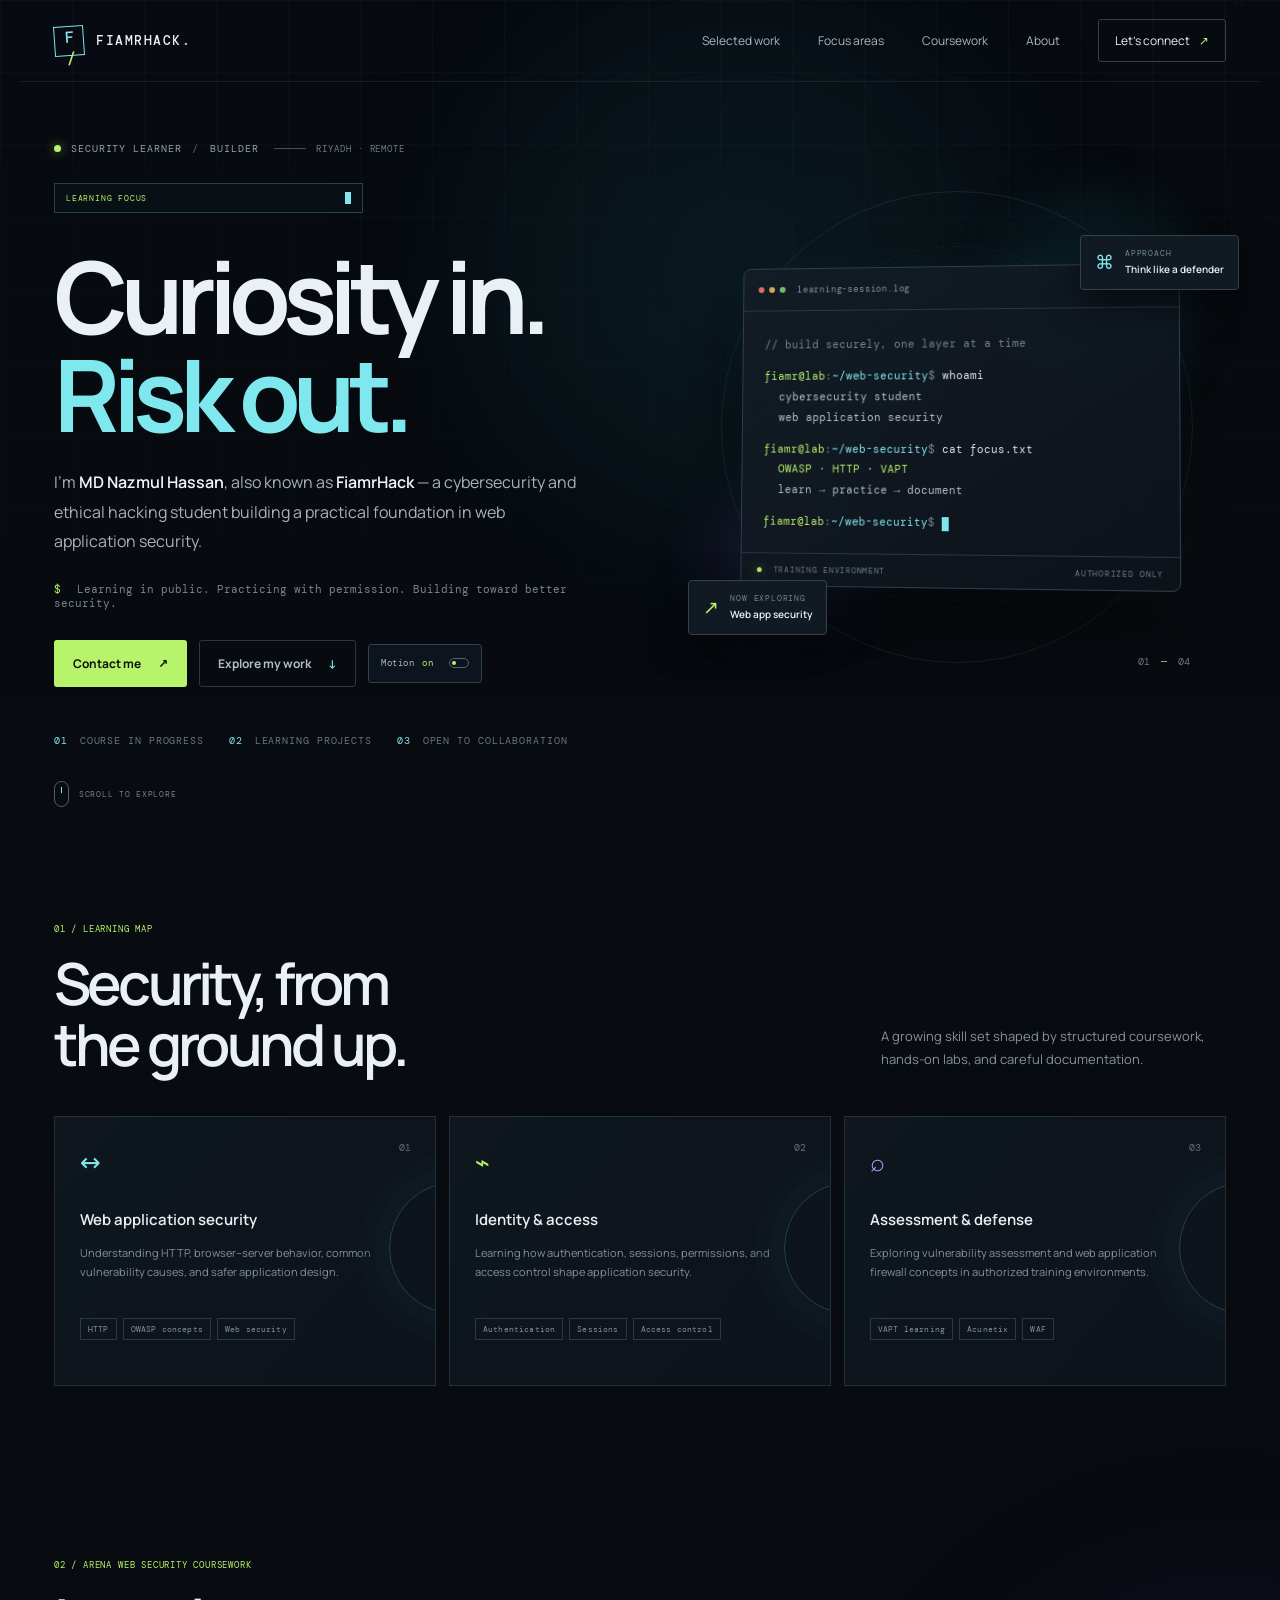
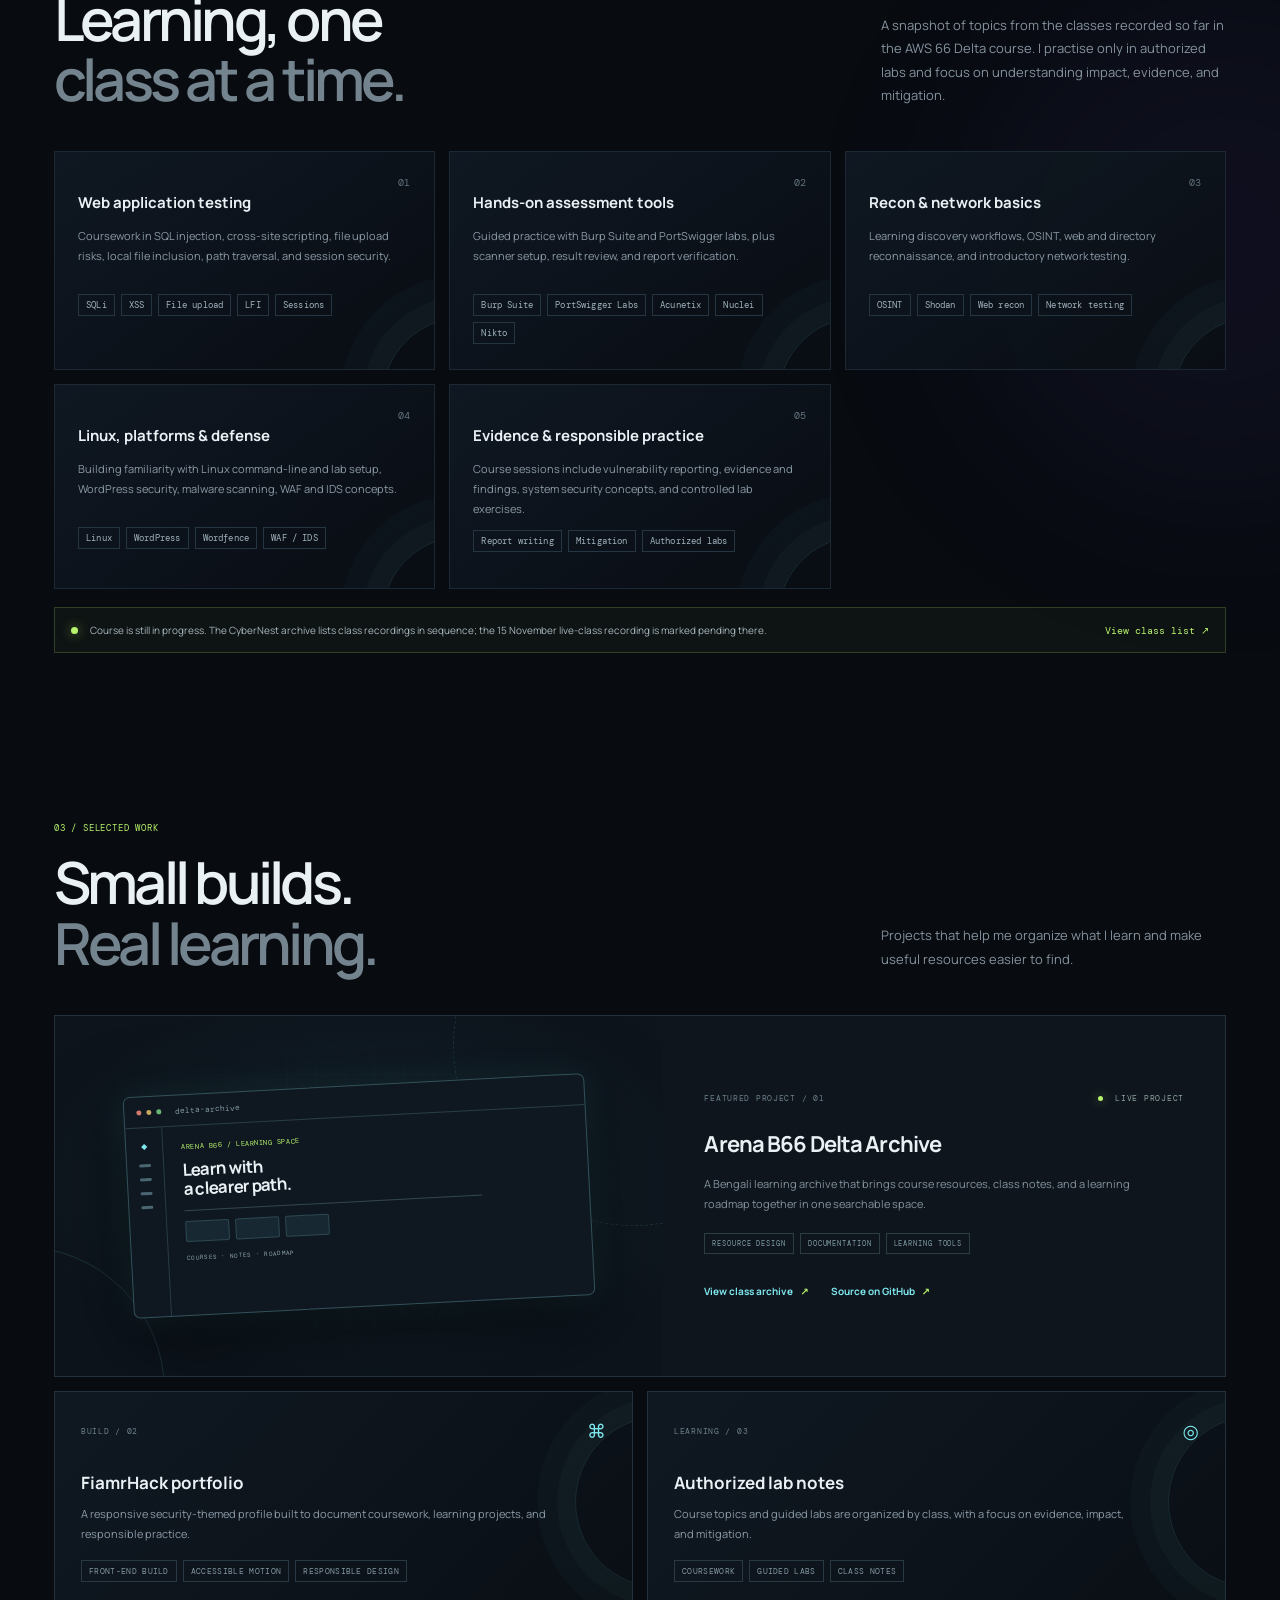
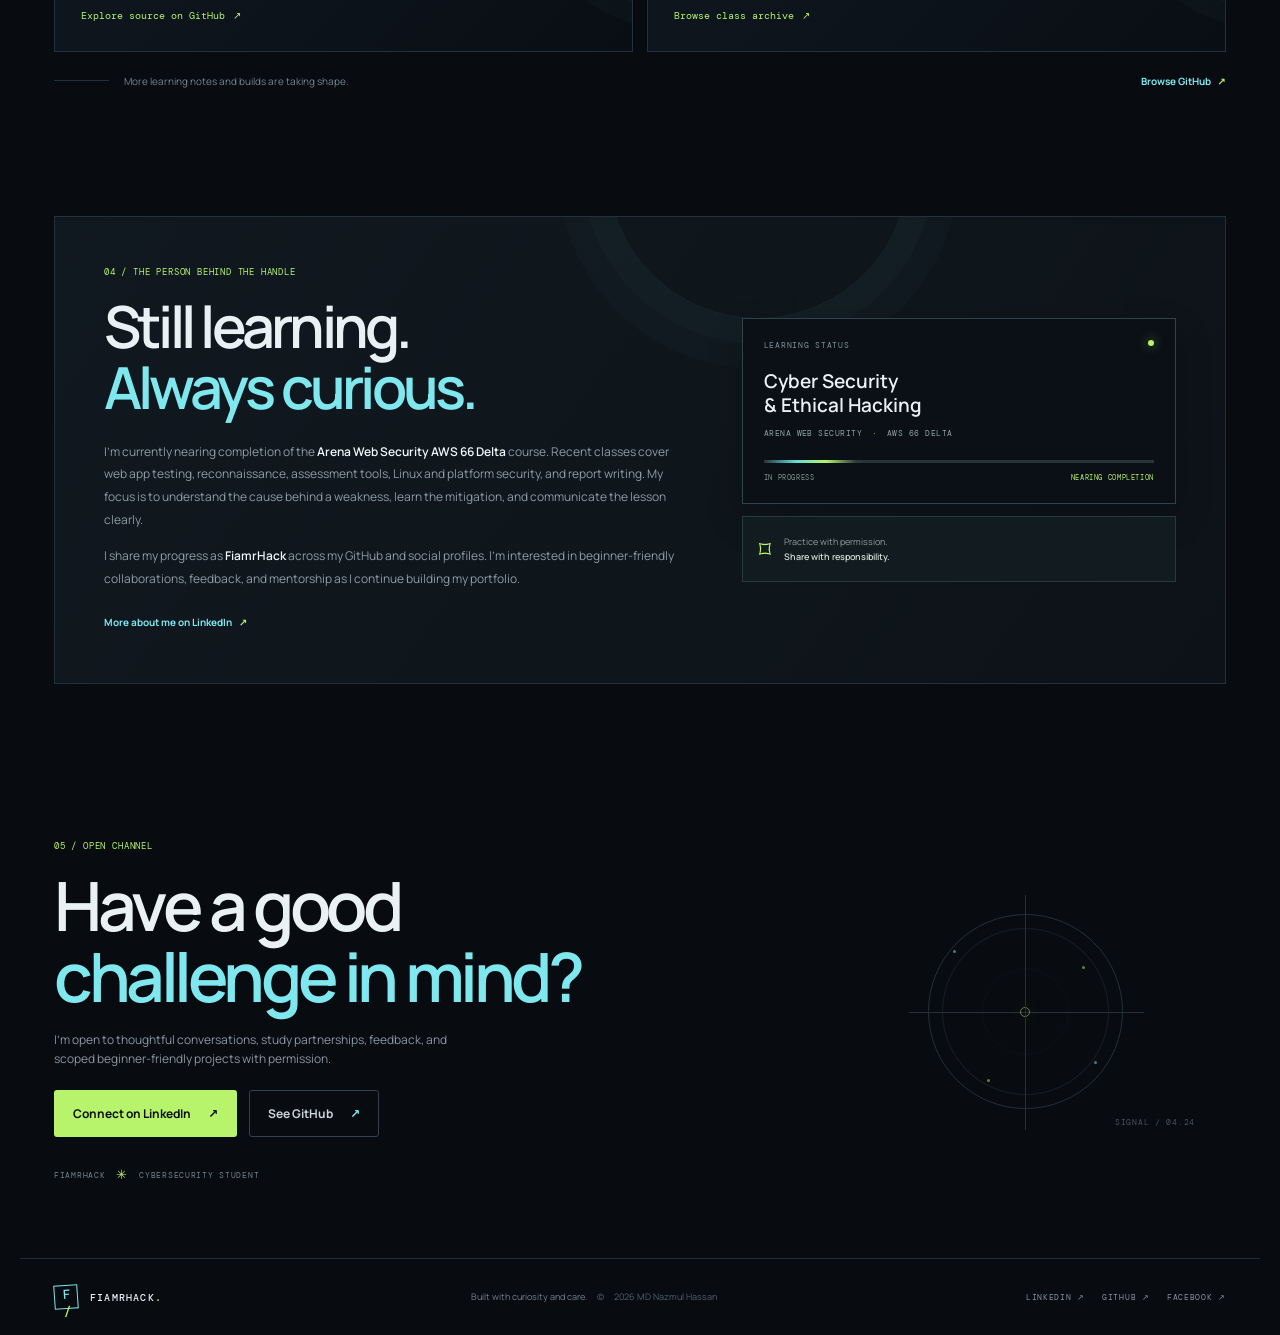
<file: index.html>
<!doctype html>
<html lang="en">
  <head>
    <meta charset="utf-8" />
    <meta name="viewport" content="width=device-width, initial-scale=1" />
    <meta name="theme-color" content="#080b10" />
    <meta name="description" content="MD Nazmul Hassan (FiamrHack) is a cybersecurity and ethical hacking student documenting Arena Web Security coursework in web application security, reconnaissance, vulnerability assessment, and defensive reporting." />
    <title>FiamrHack — Web Security Portfolio</title>
    <link rel="icon" href="./favicon.svg" type="image/svg+xml" />
    <link rel="preconnect" href="https://fonts.googleapis.com" />
    <link rel="preconnect" href="https://fonts.gstatic.com" crossorigin />
    <link href="https://fonts.googleapis.com/css2?family=DM+Mono:wght@400;500&family=Manrope:wght@400;500;600;700;800&display=swap" rel="stylesheet" />
    <link rel="stylesheet" href="./styles.css" />
    <script src="./script.js" defer></script>
  </head>
  <body>
    <canvas class="matrix-canvas" id="matrix-canvas" aria-hidden="true"></canvas>
    <div class="ambient ambient-one" aria-hidden="true"></div>
    <div class="ambient ambient-two" aria-hidden="true"></div>
    <header class="site-header">
      <a class="brand" href="#top" aria-label="FiamrHack home"><span class="brand-mark">F<span>/</span></span><span>FIAMRHACK<span class="brand-dot">.</span></span></a>
      <button class="menu-toggle" aria-expanded="false" aria-controls="site-nav" aria-label="Open navigation"><span></span><span></span></button>
      <nav id="site-nav" class="site-nav" aria-label="Main navigation">
        <a href="#work">Selected work</a><a href="#focus">Focus areas</a><a href="#training">Coursework</a><a href="#about">About</a>
        <a class="nav-contact" href="https://www.linkedin.com/in/md-nazmul-hassan-1a930110b/" target="_blank" rel="noreferrer">Let’s connect <span aria-hidden="true">↗</span></a>
      </nav>
    </header>

    <main id="top">
      <section class="hero section-wrap">
        <div class="hero-copy">
          <div class="eyebrow"><span class="status-dot"></span><span>SECURITY LEARNER <i>/</i> BUILDER</span><span class="eyebrow-line"></span><span class="eyebrow-location">RIYADH · REMOTE</span></div>
          <div class="live-feed" aria-label="Rotating learning focus"><span class="live-feed-label">LEARNING FOCUS</span><span class="live-feed-value" id="live-feed-value">Web application security</span><span class="live-feed-cursor" aria-hidden="true"></span></div>
          <h1>Curiosity in.<br /><span class="title-accent">Risk out.</span></h1>
          <p class="hero-lead">I’m <strong>MD Nazmul Hassan</strong>, also known as <strong>FiamrHack</strong> — a cybersecurity and ethical hacking student building a practical foundation in web application security.</p>
          <p class="hero-note"><span class="prompt">$</span> Learning in public. Practicing with permission. Building toward better security.</p>
          <div class="hero-actions"><a class="button button-primary" href="https://www.linkedin.com/in/md-nazmul-hassan-1a930110b/" target="_blank" rel="noreferrer">Contact me <span aria-hidden="true">↗</span></a><a class="button button-quiet" href="#work">Explore my work <span aria-hidden="true">↓</span></a><button class="button button-motion" id="motion-toggle" type="button" aria-pressed="true" aria-label="Pause animations">Motion <span>on</span><i aria-hidden="true"></i></button></div>
          <div class="hero-meta"><span><b>01</b> COURSE IN PROGRESS</span><span><b>02</b> LEARNING PROJECTS</span><span><b>03</b> OPEN TO COLLABORATION</span></div>
        </div>
        <div class="hero-visual" aria-label="Decorative terminal showing a security learning session">
          <div class="orb orb-a"></div><div class="orb orb-b"></div>
          <div class="terminal-card">
            <div class="terminal-head"><div class="terminal-lights"><i></i><i></i><i></i></div><span>learning-session.log</span><span class="terminal-menu">···</span></div>
            <div class="terminal-body"><div class="terminal-line terminal-muted">// build securely, one layer at a time</div><div class="terminal-spacer"></div>
              <div><span class="terminal-prompt">fiamr@lab</span><span class="terminal-muted">:</span><span class="terminal-path">~/web-security</span><span class="terminal-muted">$ </span><span>whoami</span></div>
              <div class="terminal-output">cybersecurity student</div>
              <div class="terminal-output">web application security</div>
              <div class="terminal-spacer"></div>
              <div><span class="terminal-prompt">fiamr@lab</span><span class="terminal-muted">:</span><span class="terminal-path">~/web-security</span><span class="terminal-muted">$ </span><span>cat focus.txt</span></div>
              <div class="terminal-output terminal-highlight">OWASP · HTTP · VAPT</div>
              <div class="terminal-output">learn → practice → document</div>
              <div class="terminal-spacer"></div>
              <div><span class="terminal-prompt">fiamr@lab</span><span class="terminal-muted">:</span><span class="terminal-path">~/web-security</span><span class="terminal-muted">$ </span><span class="cursor" aria-label="cursor"></span></div>
            </div>
            <div class="terminal-foot"><span><i class="tiny-dot"></i> TRAINING ENVIRONMENT</span><span>AUTHORIZED ONLY</span></div>
          </div>
          <div class="floating-chip chip-top"><span class="chip-icon">⌘</span><span><small>APPROACH</small><b>Think like a defender</b></span></div>
          <div class="floating-chip chip-bottom"><span class="chip-signal">↗</span><span><small>NOW EXPLORING</small><b>Web app security</b></span></div>
          <div class="hero-grid-label">01 <span>—</span> 04</div>
        </div>
        <a class="scroll-cue" href="#focus"><span></span>SCROLL TO EXPLORE</a>
      </section>

      <section id="focus" class="focus-section section-wrap section-block reveal-section">
        <div class="section-heading"><div><p class="section-kicker">01 / LEARNING MAP</p><h2>Security, from<br />the ground up.</h2></div><p class="section-intro">A growing skill set shaped by structured coursework, hands-on labs, and careful documentation.</p></div>
        <div class="focus-grid">
          <article class="focus-card"><span class="card-number">01</span><div class="focus-icon icon-cyan">↔</div><h3>Web application security</h3><p>Understanding HTTP, browser–server behavior, common vulnerability causes, and safer application design.</p><div class="tags"><span>HTTP</span><span>OWASP concepts</span><span>Web security</span></div></article>
          <article class="focus-card"><span class="card-number">02</span><div class="focus-icon icon-green">⌁</div><h3>Identity &amp; access</h3><p>Learning how authentication, sessions, permissions, and access control shape application security.</p><div class="tags"><span>Authentication</span><span>Sessions</span><span>Access control</span></div></article>
          <article class="focus-card"><span class="card-number">03</span><div class="focus-icon icon-violet">⌕</div><h3>Assessment &amp; defense</h3><p>Exploring vulnerability assessment and web application firewall concepts in authorized training environments.</p><div class="tags"><span>VAPT learning</span><span>Acunetix</span><span>WAF</span></div></article>
        </div>
      </section>

      <section id="training" class="training-section section-wrap section-block reveal-section">
        <div class="section-heading"><div><p class="section-kicker">02 / ARENA WEB SECURITY COURSEWORK</p><h2>Learning, one<br /><span class="muted-title">class at a time.</span></h2></div><p class="section-intro">A snapshot of topics from the classes recorded so far in the AWS 66 Delta course. I practise only in authorized labs and focus on understanding impact, evidence, and mitigation.</p></div>
        <div class="training-grid">
          <article class="training-card"><span class="card-number">01</span><h3>Web application testing</h3><p>Coursework in SQL injection, cross-site scripting, file upload risks, local file inclusion, path traversal, and session security.</p><div class="tags"><span>SQLi</span><span>XSS</span><span>File upload</span><span>LFI</span><span>Sessions</span></div></article>
          <article class="training-card"><span class="card-number">02</span><h3>Hands-on assessment tools</h3><p>Guided practice with Burp Suite and PortSwigger labs, plus scanner setup, result review, and report verification.</p><div class="tags"><span>Burp Suite</span><span>PortSwigger Labs</span><span>Acunetix</span><span>Nuclei</span><span>Nikto</span></div></article>
          <article class="training-card"><span class="card-number">03</span><h3>Recon &amp; network basics</h3><p>Learning discovery workflows, OSINT, web and directory reconnaissance, and introductory network testing.</p><div class="tags"><span>OSINT</span><span>Shodan</span><span>Web recon</span><span>Network testing</span></div></article>
          <article class="training-card"><span class="card-number">04</span><h3>Linux, platforms &amp; defense</h3><p>Building familiarity with Linux command-line and lab setup, WordPress security, malware scanning, WAF and IDS concepts.</p><div class="tags"><span>Linux</span><span>WordPress</span><span>Wordfence</span><span>WAF / IDS</span></div></article>
          <article class="training-card"><span class="card-number">05</span><h3>Evidence &amp; responsible practice</h3><p>Course sessions include vulnerability reporting, evidence and findings, system security concepts, and controlled lab exercises.</p><div class="tags"><span>Report writing</span><span>Mitigation</span><span>Authorized labs</span></div></article>
        </div>
        <div class="training-note"><span class="status-dot"></span><p>Course is still in progress. The CyberNest archive lists class recordings in sequence; the 15 November live-class recording is marked pending there.</p><a href="https://cybernest-learn.vercel.app/#classes" target="_blank" rel="noreferrer">View class list ↗</a></div>
      </section>

      <section id="work" class="work-section section-wrap section-block">
        <div class="section-heading"><div><p class="section-kicker">03 / SELECTED WORK</p><h2>Small builds.<br /><span class="muted-title">Real learning.</span></h2></div><p class="section-intro">Projects that help me organize what I learn and make useful resources easier to find.</p></div>
        <article class="project-card reveal-item">
          <div class="project-art" aria-hidden="true"><div class="project-window"><div class="project-window-head"><i></i><i></i><i></i><span>delta-archive</span></div><div class="project-window-body"><div class="art-sidebar"><b>◆</b><i></i><i></i><i></i><i></i></div><div class="art-content"><span class="art-label">ARENA B66 / LEARNING SPACE</span><b>Learn with<br />a clearer path.</b><div class="art-rule"></div><div class="art-bars"><i></i><i></i><i></i></div><span class="art-chip">COURSES · NOTES · ROADMAP</span></div></div></div><div class="project-orbit orbit-left"></div><div class="project-orbit orbit-right"></div></div>
          <div class="project-info"><div class="project-topline"><span class="project-index">FEATURED PROJECT / 01</span><span class="project-state"><i></i> LIVE PROJECT</span></div><h3>Arena B66 Delta Archive</h3><p>A Bengali learning archive that brings course resources, class notes, and a learning roadmap together in one searchable space.</p><div class="project-tags"><span>RESOURCE DESIGN</span><span>DOCUMENTATION</span><span>LEARNING TOOLS</span></div><div class="project-links"><a href="https://cybernest-learn.vercel.app/#classes" target="_blank" rel="noreferrer">View class archive <span>↗</span></a><a href="https://github.com/mdnhbn/arena-b66-delta-archive" target="_blank" rel="noreferrer">Source on GitHub <span>↗</span></a></div></div>
        </article>
        <div class="project-followups">
          <article class="project-followup reveal-item"><div class="followup-topline"><span class="project-index">BUILD / 02</span><span class="followup-icon" aria-hidden="true">⌘</span></div><h3>FiamrHack portfolio</h3><p>A responsive security-themed profile built to document coursework, learning projects, and responsible practice.</p><div class="project-tags"><span>FRONT-END BUILD</span><span>ACCESSIBLE MOTION</span><span>RESPONSIBLE DESIGN</span></div><a class="followup-link" href="https://github.com/mdnhbn/fiamrhack-portfolio" target="_blank" rel="noreferrer">Explore source on GitHub <span>↗</span></a></article>
          <article class="project-followup followup-resource reveal-item"><div class="followup-topline"><span class="project-index">LEARNING / 03</span><span class="followup-icon" aria-hidden="true">◎</span></div><h3>Authorized lab notes</h3><p>Course topics and guided labs are organized by class, with a focus on evidence, impact, and mitigation.</p><div class="project-tags"><span>COURSEWORK</span><span>GUIDED LABS</span><span>CLASS NOTES</span></div><a class="followup-link" href="https://cybernest-learn.vercel.app/#classes" target="_blank" rel="noreferrer">Browse class archive <span>↗</span></a></article>
        </div>
        <div class="more-work"><span class="more-line"></span><p>More learning notes and builds are taking shape.</p><a href="https://github.com/mdnhbn" target="_blank" rel="noreferrer">Browse GitHub <span>↗</span></a></div>
      </section>

      <section id="about" class="about-section section-wrap section-block reveal-section">
        <div class="about-panel"><div class="about-main"><p class="section-kicker">04 / THE PERSON BEHIND THE HANDLE</p><h2>Still learning.<br /><span class="title-accent">Always curious.</span></h2><p class="about-copy">I’m currently nearing completion of the <strong>Arena Web Security AWS 66 Delta</strong> course. Recent classes cover web app testing, reconnaissance, assessment tools, Linux and platform security, and report writing. My focus is to understand the cause behind a weakness, learn the mitigation, and communicate the lesson clearly.</p><p class="about-copy">I share my progress as <strong>FiamrHack</strong> across my GitHub and social profiles. I’m interested in beginner-friendly collaborations, feedback, and mentorship as I continue building my portfolio.</p><a class="text-link" href="https://www.linkedin.com/in/md-nazmul-hassan-1a930110b/" target="_blank" rel="noreferrer">More about me on LinkedIn <span>↗</span></a></div><div class="about-side"><div class="course-card"><div class="course-card-top"><span>LEARNING STATUS</span><span class="course-pulse"></span></div><p class="course-title">Cyber Security<br />&amp; Ethical Hacking</p><p class="course-org">ARENA WEB SECURITY <span>·</span> AWS 66 DELTA</p><div class="course-progress"><span></span></div><div class="course-foot"><span>IN PROGRESS</span><span>NEARING COMPLETION</span></div></div><div class="principle-card"><span class="principle-symbol">⌑</span><p>Practice with permission.<br /><strong>Share with responsibility.</strong></p></div></div></div>
      </section>

      <section class="connect-section section-wrap reveal-section"><div class="connect-inner"><p class="section-kicker">05 / OPEN CHANNEL</p><h2>Have a good<br /><span class="title-accent">challenge in mind?</span></h2><p class="connect-copy">I’m open to thoughtful conversations, study partnerships, feedback, and scoped beginner-friendly projects with permission.</p><div class="connect-actions"><a class="button button-primary" href="https://www.linkedin.com/in/md-nazmul-hassan-1a930110b/" target="_blank" rel="noreferrer">Connect on LinkedIn <span aria-hidden="true">↗</span></a><a class="button button-outline" href="https://github.com/mdnhbn" target="_blank" rel="noreferrer">See GitHub <span aria-hidden="true">↗</span></a></div><div class="contact-stamp"><span>FIAMRHACK</span><b>✳</b><span>CYBERSECURITY STUDENT</span></div></div><div class="connect-decoration" aria-hidden="true"><div class="crosshair"><i></i><i></i><i></i><i></i><b></b></div><span class="decoration-text">SIGNAL / 04.24</span></div></section>
    </main>

    <footer class="site-footer section-wrap"><a class="brand footer-brand" href="#top"><span class="brand-mark">F<span>/</span></span><span>FIAMRHACK<span class="brand-dot">.</span></span></a><p>Built with curiosity and care. <span>© <span id="year"></span> MD Nazmul Hassan</span></p><div class="footer-links"><a href="https://www.linkedin.com/in/md-nazmul-hassan-1a930110b/" target="_blank" rel="noreferrer">LINKEDIN ↗</a><a href="https://github.com/mdnhbn" target="_blank" rel="noreferrer">GITHUB ↗</a><a href="https://www.facebook.com/fiamrhack" target="_blank" rel="noreferrer">FACEBOOK ↗</a></div></footer>
  </body>
</html>
</file>
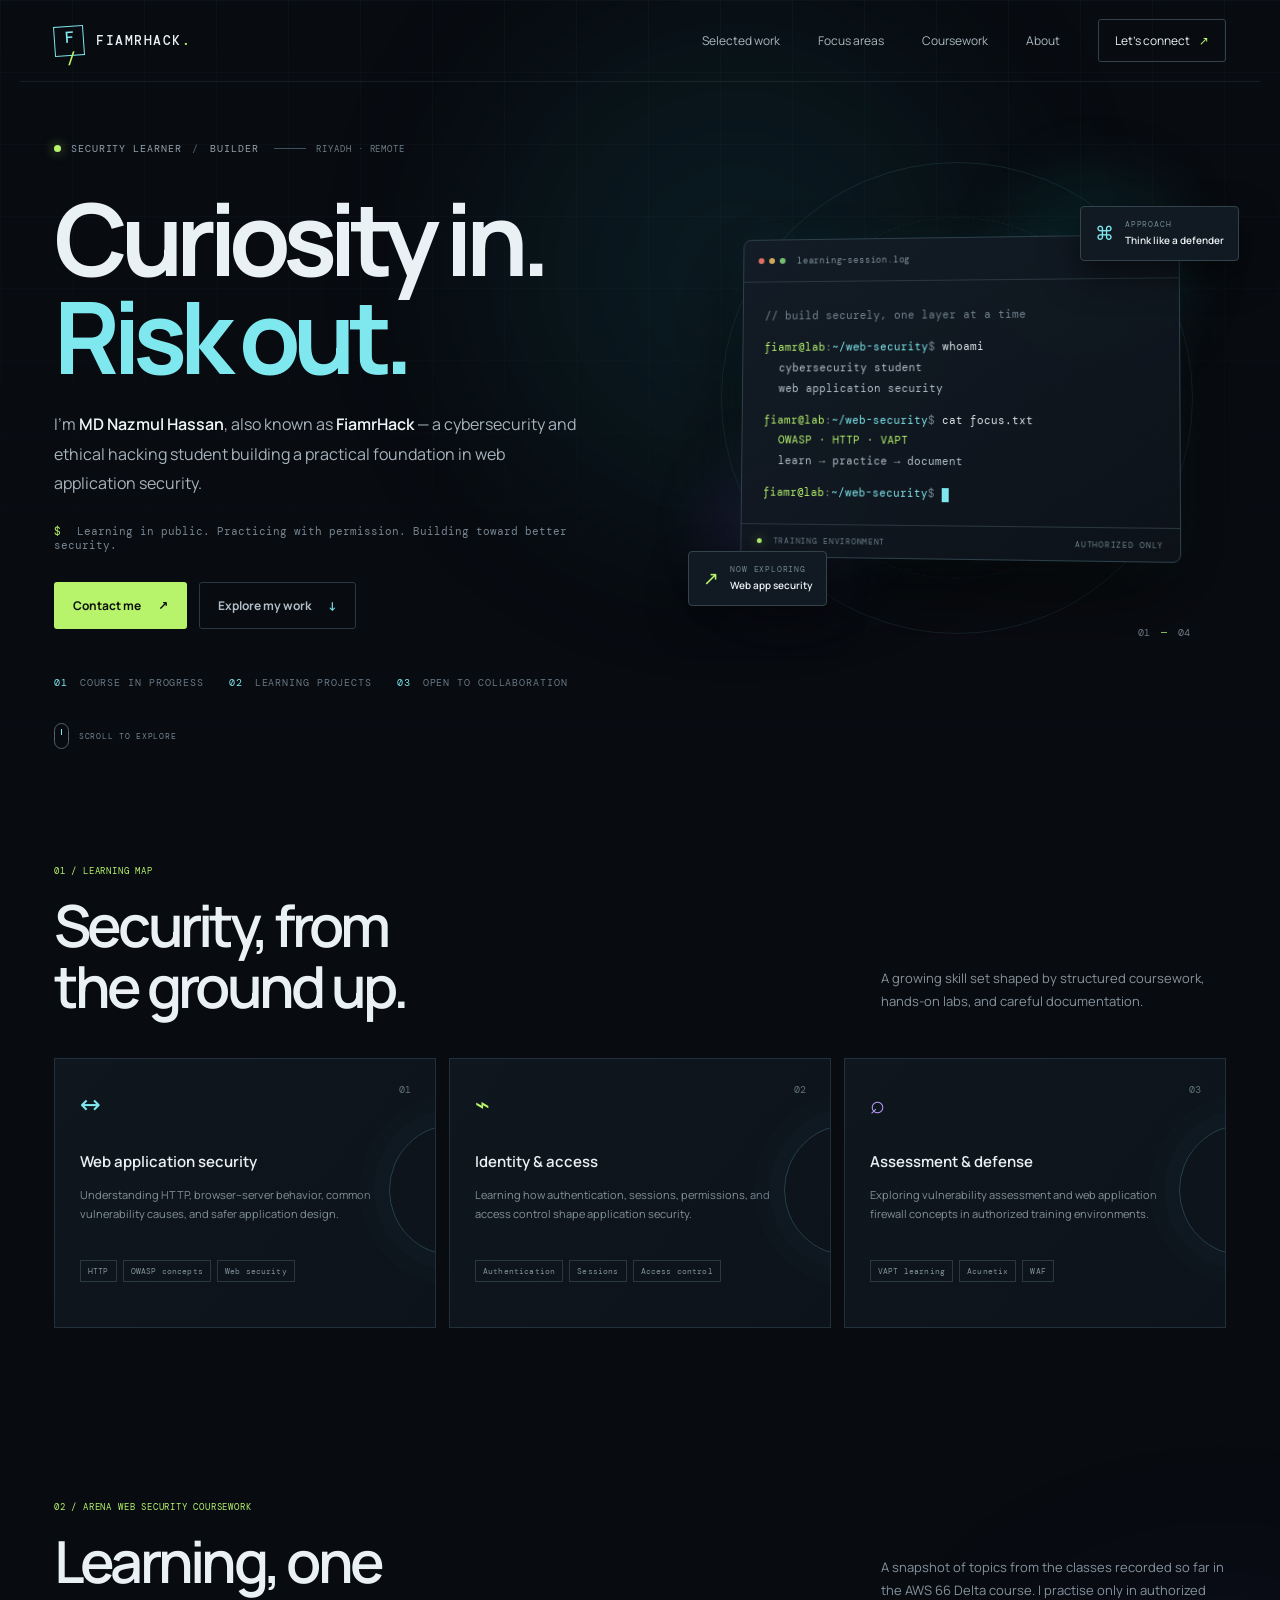
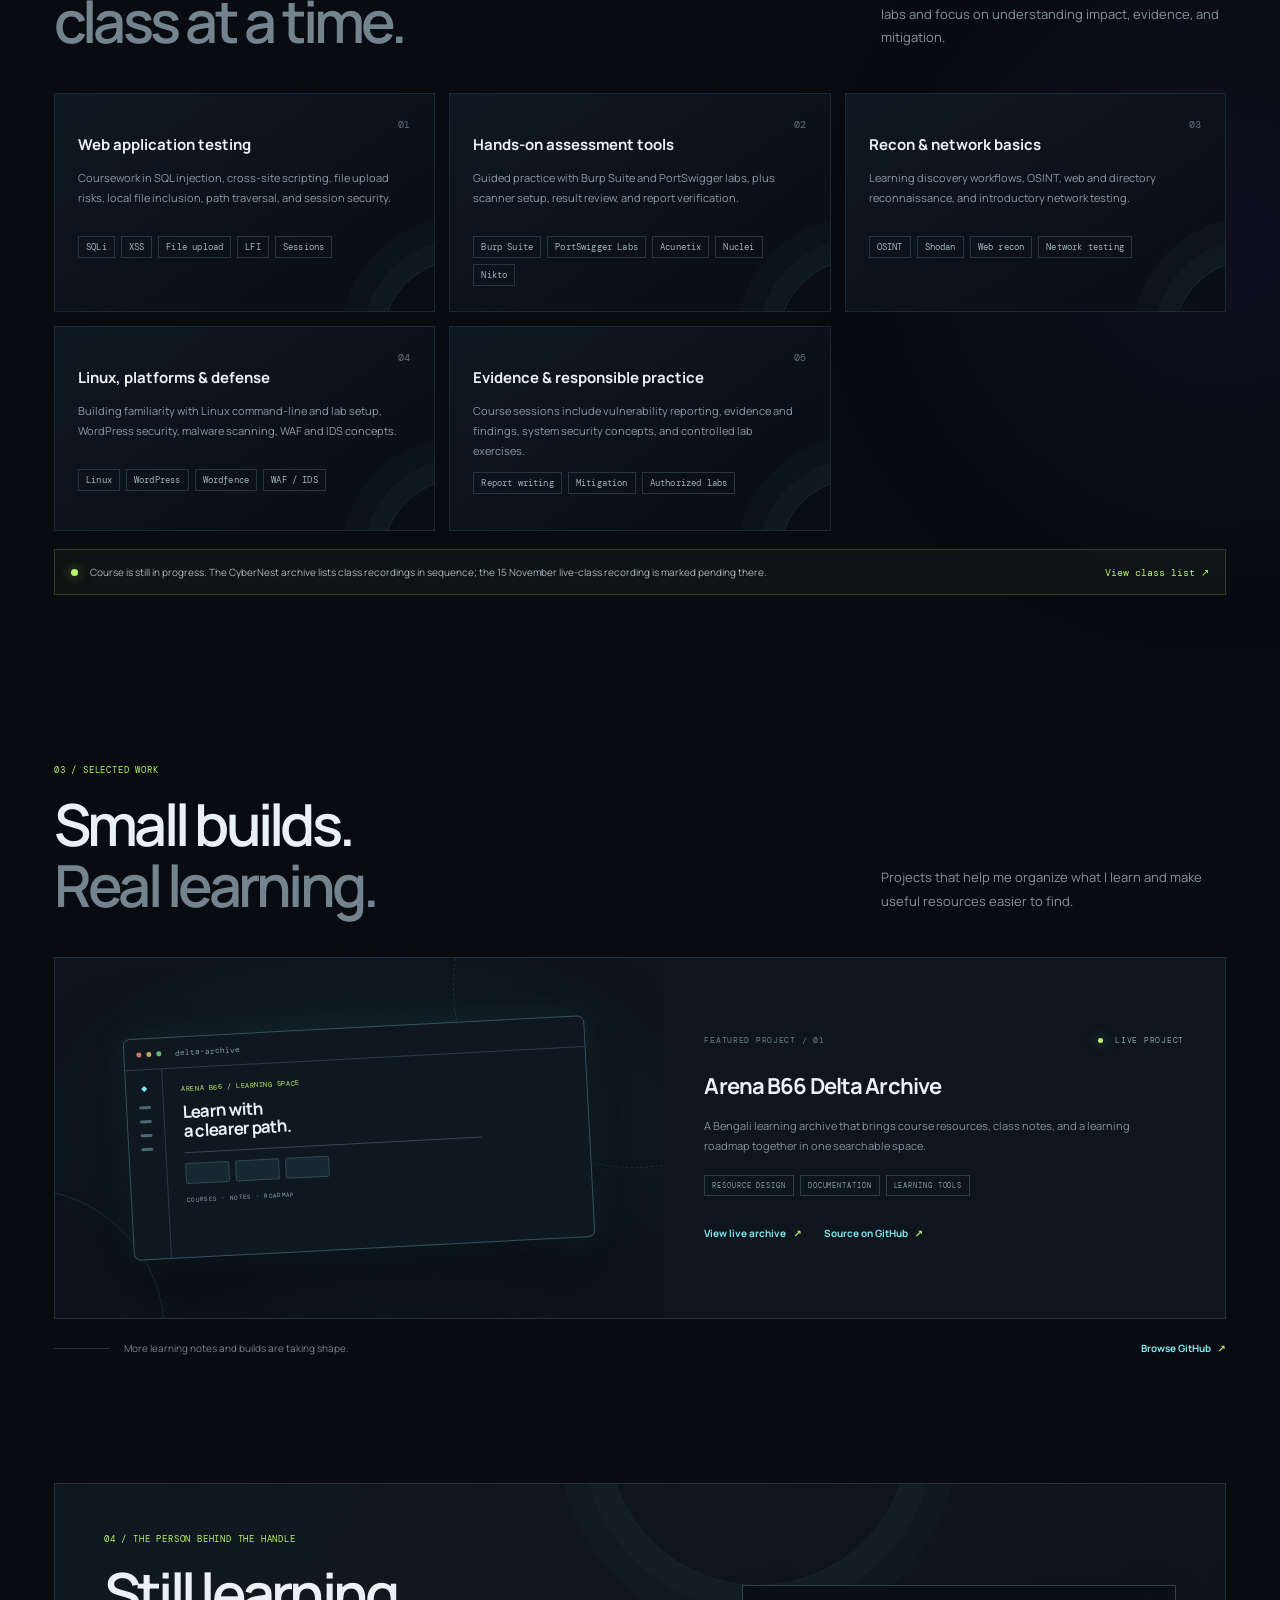
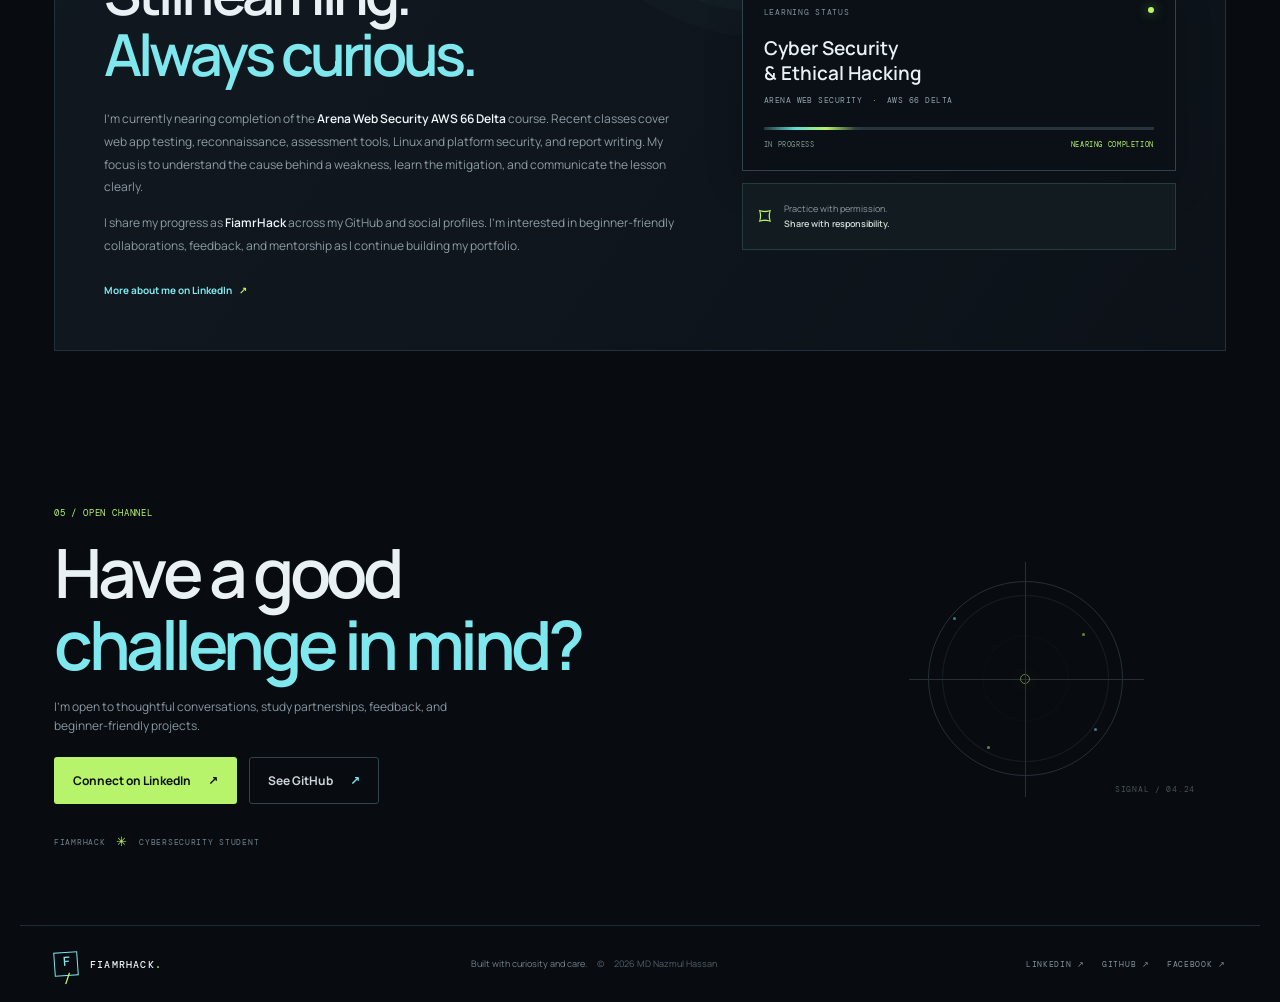
<file: work/portfolio/index.html>
<!doctype html>
<html lang="en">
  <head>
    <meta charset="utf-8" />
    <meta name="viewport" content="width=device-width, initial-scale=1" />
    <meta name="theme-color" content="#080b10" />
    <meta name="description" content="MD Nazmul Hassan (FiamrHack) is a cybersecurity and ethical hacking student documenting Arena Web Security coursework in web application security, reconnaissance, vulnerability assessment, and defensive reporting." />
    <title>FiamrHack — Web Security Portfolio</title>
    <link rel="icon" href="/favicon.svg" type="image/svg+xml" />
    <link rel="preconnect" href="https://fonts.googleapis.com" />
    <link rel="preconnect" href="https://fonts.gstatic.com" crossorigin />
    <link href="https://fonts.googleapis.com/css2?family=DM+Mono:wght@400;500&family=Manrope:wght@400;500;600;700;800&display=swap" rel="stylesheet" />
    <link rel="stylesheet" href="/styles.css" />
    <script src="/script.js" defer></script>
  </head>
  <body>
    <div class="ambient ambient-one" aria-hidden="true"></div>
    <div class="ambient ambient-two" aria-hidden="true"></div>
    <header class="site-header">
      <a class="brand" href="#top" aria-label="FiamrHack home"><span class="brand-mark">F<span>/</span></span><span>FIAMRHACK<span class="brand-dot">.</span></span></a>
      <button class="menu-toggle" aria-expanded="false" aria-controls="site-nav" aria-label="Open navigation"><span></span><span></span></button>
      <nav id="site-nav" class="site-nav" aria-label="Main navigation">
        <a href="#work">Selected work</a><a href="#focus">Focus areas</a><a href="#training">Coursework</a><a href="#about">About</a>
        <a class="nav-contact" href="https://www.linkedin.com/in/md-nazmul-hassan-1a930110b/" target="_blank" rel="noreferrer">Let’s connect <span aria-hidden="true">↗</span></a>
      </nav>
    </header>

    <main id="top">
      <section class="hero section-wrap">
        <div class="hero-copy">
          <div class="eyebrow"><span class="status-dot"></span><span>SECURITY LEARNER <i>/</i> BUILDER</span><span class="eyebrow-line"></span><span class="eyebrow-location">RIYADH · REMOTE</span></div>
          <h1>Curiosity in.<br /><span class="title-accent">Risk out.</span></h1>
          <p class="hero-lead">I’m <strong>MD Nazmul Hassan</strong>, also known as <strong>FiamrHack</strong> — a cybersecurity and ethical hacking student building a practical foundation in web application security.</p>
          <p class="hero-note"><span class="prompt">$</span> Learning in public. Practicing with permission. Building toward better security.</p>
          <div class="hero-actions"><a class="button button-primary" href="https://www.linkedin.com/in/md-nazmul-hassan-1a930110b/" target="_blank" rel="noreferrer">Contact me <span aria-hidden="true">↗</span></a><a class="button button-quiet" href="#work">Explore my work <span aria-hidden="true">↓</span></a></div>
          <div class="hero-meta"><span><b>01</b> COURSE IN PROGRESS</span><span><b>02</b> LEARNING PROJECTS</span><span><b>03</b> OPEN TO COLLABORATION</span></div>
        </div>
        <div class="hero-visual" aria-label="Decorative terminal showing a security learning session">
          <div class="orb orb-a"></div><div class="orb orb-b"></div>
          <div class="terminal-card">
            <div class="terminal-head"><div class="terminal-lights"><i></i><i></i><i></i></div><span>learning-session.log</span><span class="terminal-menu">···</span></div>
            <div class="terminal-body"><div class="terminal-line terminal-muted">// build securely, one layer at a time</div><div class="terminal-spacer"></div>
              <div><span class="terminal-prompt">fiamr@lab</span><span class="terminal-muted">:</span><span class="terminal-path">~/web-security</span><span class="terminal-muted">$ </span><span>whoami</span></div>
              <div class="terminal-output">cybersecurity student</div>
              <div class="terminal-output">web application security</div>
              <div class="terminal-spacer"></div>
              <div><span class="terminal-prompt">fiamr@lab</span><span class="terminal-muted">:</span><span class="terminal-path">~/web-security</span><span class="terminal-muted">$ </span><span>cat focus.txt</span></div>
              <div class="terminal-output terminal-highlight">OWASP · HTTP · VAPT</div>
              <div class="terminal-output">learn → practice → document</div>
              <div class="terminal-spacer"></div>
              <div><span class="terminal-prompt">fiamr@lab</span><span class="terminal-muted">:</span><span class="terminal-path">~/web-security</span><span class="terminal-muted">$ </span><span class="cursor" aria-label="cursor"></span></div>
            </div>
            <div class="terminal-foot"><span><i class="tiny-dot"></i> TRAINING ENVIRONMENT</span><span>AUTHORIZED ONLY</span></div>
          </div>
          <div class="floating-chip chip-top"><span class="chip-icon">⌘</span><span><small>APPROACH</small><b>Think like a defender</b></span></div>
          <div class="floating-chip chip-bottom"><span class="chip-signal">↗</span><span><small>NOW EXPLORING</small><b>Web app security</b></span></div>
          <div class="hero-grid-label">01 <span>—</span> 04</div>
        </div>
        <a class="scroll-cue" href="#focus"><span></span>SCROLL TO EXPLORE</a>
      </section>

      <section id="focus" class="focus-section section-wrap section-block">
        <div class="section-heading"><div><p class="section-kicker">01 / LEARNING MAP</p><h2>Security, from<br />the ground up.</h2></div><p class="section-intro">A growing skill set shaped by structured coursework, hands-on labs, and careful documentation.</p></div>
        <div class="focus-grid">
          <article class="focus-card"><span class="card-number">01</span><div class="focus-icon icon-cyan">↔</div><h3>Web application security</h3><p>Understanding HTTP, browser–server behavior, common vulnerability causes, and safer application design.</p><div class="tags"><span>HTTP</span><span>OWASP concepts</span><span>Web security</span></div></article>
          <article class="focus-card"><span class="card-number">02</span><div class="focus-icon icon-green">⌁</div><h3>Identity &amp; access</h3><p>Learning how authentication, sessions, permissions, and access control shape application security.</p><div class="tags"><span>Authentication</span><span>Sessions</span><span>Access control</span></div></article>
          <article class="focus-card"><span class="card-number">03</span><div class="focus-icon icon-violet">⌕</div><h3>Assessment &amp; defense</h3><p>Exploring vulnerability assessment and web application firewall concepts in authorized training environments.</p><div class="tags"><span>VAPT learning</span><span>Acunetix</span><span>WAF</span></div></article>
        </div>
      </section>

      <section id="training" class="training-section section-wrap section-block">
        <div class="section-heading"><div><p class="section-kicker">02 / ARENA WEB SECURITY COURSEWORK</p><h2>Learning, one<br /><span class="muted-title">class at a time.</span></h2></div><p class="section-intro">A snapshot of topics from the classes recorded so far in the AWS 66 Delta course. I practise only in authorized labs and focus on understanding impact, evidence, and mitigation.</p></div>
        <div class="training-grid">
          <article class="training-card"><span class="card-number">01</span><h3>Web application testing</h3><p>Coursework in SQL injection, cross-site scripting, file upload risks, local file inclusion, path traversal, and session security.</p><div class="tags"><span>SQLi</span><span>XSS</span><span>File upload</span><span>LFI</span><span>Sessions</span></div></article>
          <article class="training-card"><span class="card-number">02</span><h3>Hands-on assessment tools</h3><p>Guided practice with Burp Suite and PortSwigger labs, plus scanner setup, result review, and report verification.</p><div class="tags"><span>Burp Suite</span><span>PortSwigger Labs</span><span>Acunetix</span><span>Nuclei</span><span>Nikto</span></div></article>
          <article class="training-card"><span class="card-number">03</span><h3>Recon &amp; network basics</h3><p>Learning discovery workflows, OSINT, web and directory reconnaissance, and introductory network testing.</p><div class="tags"><span>OSINT</span><span>Shodan</span><span>Web recon</span><span>Network testing</span></div></article>
          <article class="training-card"><span class="card-number">04</span><h3>Linux, platforms &amp; defense</h3><p>Building familiarity with Linux command-line and lab setup, WordPress security, malware scanning, WAF and IDS concepts.</p><div class="tags"><span>Linux</span><span>WordPress</span><span>Wordfence</span><span>WAF / IDS</span></div></article>
          <article class="training-card"><span class="card-number">05</span><h3>Evidence &amp; responsible practice</h3><p>Course sessions include vulnerability reporting, evidence and findings, system security concepts, and controlled lab exercises.</p><div class="tags"><span>Report writing</span><span>Mitigation</span><span>Authorized labs</span></div></article>
        </div>
        <div class="training-note"><span class="status-dot"></span><p>Course is still in progress. The CyberNest archive lists class recordings in sequence; the 15 November live-class recording is marked pending there.</p><a href="https://cybernest-learn.vercel.app/#classes" target="_blank" rel="noreferrer">View class list ↗</a></div>
      </section>

      <section id="work" class="work-section section-wrap section-block">
        <div class="section-heading"><div><p class="section-kicker">03 / SELECTED WORK</p><h2>Small builds.<br /><span class="muted-title">Real learning.</span></h2></div><p class="section-intro">Projects that help me organize what I learn and make useful resources easier to find.</p></div>
        <article class="project-card">
          <div class="project-art" aria-hidden="true"><div class="project-window"><div class="project-window-head"><i></i><i></i><i></i><span>delta-archive</span></div><div class="project-window-body"><div class="art-sidebar"><b>◆</b><i></i><i></i><i></i><i></i></div><div class="art-content"><span class="art-label">ARENA B66 / LEARNING SPACE</span><b>Learn with<br />a clearer path.</b><div class="art-rule"></div><div class="art-bars"><i></i><i></i><i></i></div><span class="art-chip">COURSES · NOTES · ROADMAP</span></div></div></div><div class="project-orbit orbit-left"></div><div class="project-orbit orbit-right"></div></div>
          <div class="project-info"><div class="project-topline"><span class="project-index">FEATURED PROJECT / 01</span><span class="project-state"><i></i> LIVE PROJECT</span></div><h3>Arena B66 Delta Archive</h3><p>A Bengali learning archive that brings course resources, class notes, and a learning roadmap together in one searchable space.</p><div class="project-tags"><span>RESOURCE DESIGN</span><span>DOCUMENTATION</span><span>LEARNING TOOLS</span></div><div class="project-links"><a href="https://arena-b66-delta-archive.vercel.app/" target="_blank" rel="noreferrer">View live archive <span>↗</span></a><a href="https://github.com/mdnhbn/arena-b66-delta-archive" target="_blank" rel="noreferrer">Source on GitHub <span>↗</span></a></div></div>
        </article>
        <div class="more-work"><span class="more-line"></span><p>More learning notes and builds are taking shape.</p><a href="https://github.com/mdnhbn" target="_blank" rel="noreferrer">Browse GitHub <span>↗</span></a></div>
      </section>

      <section id="about" class="about-section section-wrap section-block">
        <div class="about-panel"><div class="about-main"><p class="section-kicker">04 / THE PERSON BEHIND THE HANDLE</p><h2>Still learning.<br /><span class="title-accent">Always curious.</span></h2><p class="about-copy">I’m currently nearing completion of the <strong>Arena Web Security AWS 66 Delta</strong> course. Recent classes cover web app testing, reconnaissance, assessment tools, Linux and platform security, and report writing. My focus is to understand the cause behind a weakness, learn the mitigation, and communicate the lesson clearly.</p><p class="about-copy">I share my progress as <strong>FiamrHack</strong> across my GitHub and social profiles. I’m interested in beginner-friendly collaborations, feedback, and mentorship as I continue building my portfolio.</p><a class="text-link" href="https://www.linkedin.com/in/md-nazmul-hassan-1a930110b/" target="_blank" rel="noreferrer">More about me on LinkedIn <span>↗</span></a></div><div class="about-side"><div class="course-card"><div class="course-card-top"><span>LEARNING STATUS</span><span class="course-pulse"></span></div><p class="course-title">Cyber Security<br />&amp; Ethical Hacking</p><p class="course-org">ARENA WEB SECURITY <span>·</span> AWS 66 DELTA</p><div class="course-progress"><span></span></div><div class="course-foot"><span>IN PROGRESS</span><span>NEARING COMPLETION</span></div></div><div class="principle-card"><span class="principle-symbol">⌑</span><p>Practice with permission.<br /><strong>Share with responsibility.</strong></p></div></div></div>
      </section>

      <section class="connect-section section-wrap"><div class="connect-inner"><p class="section-kicker">05 / OPEN CHANNEL</p><h2>Have a good<br /><span class="title-accent">challenge in mind?</span></h2><p class="connect-copy">I’m open to thoughtful conversations, study partnerships, feedback, and beginner-friendly projects.</p><div class="connect-actions"><a class="button button-primary" href="https://www.linkedin.com/in/md-nazmul-hassan-1a930110b/" target="_blank" rel="noreferrer">Connect on LinkedIn <span aria-hidden="true">↗</span></a><a class="button button-outline" href="https://github.com/mdnhbn" target="_blank" rel="noreferrer">See GitHub <span aria-hidden="true">↗</span></a></div><div class="contact-stamp"><span>FIAMRHACK</span><b>✳</b><span>CYBERSECURITY STUDENT</span></div></div><div class="connect-decoration" aria-hidden="true"><div class="crosshair"><i></i><i></i><i></i><i></i><b></b></div><span class="decoration-text">SIGNAL / 04.24</span></div></section>
    </main>

    <footer class="site-footer section-wrap"><a class="brand footer-brand" href="#top"><span class="brand-mark">F<span>/</span></span><span>FIAMRHACK<span class="brand-dot">.</span></span></a><p>Built with curiosity and care. <span>© <span id="year"></span> MD Nazmul Hassan</span></p><div class="footer-links"><a href="https://www.linkedin.com/in/md-nazmul-hassan-1a930110b/" target="_blank" rel="noreferrer">LINKEDIN ↗</a><a href="https://github.com/mdnhbn" target="_blank" rel="noreferrer">GITHUB ↗</a><a href="https://www.facebook.com/fiamrhack" target="_blank" rel="noreferrer">FACEBOOK ↗</a></div></footer>
  </body>
</html>
</file>
<file: styles.css>
:root{color-scheme:dark;--bg:#080b10;--panel:#0e141d;--panel2:#101923;--line:#1c2934;--text:#eaf1f5;--muted:#8b9aa7;--cyan:#7fe7ee;--green:#b7f36b;--violet:#ba9bff;--mono:"DM Mono",monospace;--sans:Manrope,system-ui,sans-serif}*{box-sizing:border-box}html{scroll-behavior:smooth;scroll-padding-top:90px}body{margin:0;background:var(--bg);color:var(--text);font-family:var(--sans);line-height:1.6;overflow-x:hidden}body:before{position:fixed;inset:0;z-index:-2;content:"";pointer-events:none;background-image:linear-gradient(rgba(95,132,148,.055) 1px,transparent 1px),linear-gradient(90deg,rgba(95,132,148,.055) 1px,transparent 1px);background-size:72px 72px;mask-image:linear-gradient(to bottom,black 0%,transparent 85%)}a{color:inherit;text-decoration:none}.ambient{position:absolute;z-index:-1;width:500px;height:500px;border-radius:50%;filter:blur(100px);opacity:.12;pointer-events:none}.ambient-one{top:20px;left:38%;background:#197f8f}.ambient-two{top:1600px;right:-190px;background:#4b39a0;opacity:.1}.site-header{height:82px;max-width:1240px;margin:auto;padding:0 34px;display:flex;align-items:center;justify-content:space-between;border-bottom:1px solid rgba(80,105,120,.2);position:relative;z-index:5}.brand{display:flex;align-items:center;gap:12px;font:500 13px var(--mono);letter-spacing:.12em}.brand-mark{display:grid;place-items:center;width:30px;height:30px;border:1px solid var(--cyan);color:var(--cyan);font:500 16px var(--mono);letter-spacing:-.12em;transform:rotate(-4deg)}.brand-mark span{color:var(--green)}.brand-dot{color:var(--green)}.site-nav{display:flex;align-items:center;gap:38px;color:#aab7c0;font-size:12px}.site-nav>a{transition:color .2s}.site-nav>a:hover,.footer-links a:hover{color:var(--cyan)}.nav-contact{color:var(--text)!important;padding:11px 16px;border:1px solid #33434e;border-radius:3px}.nav-contact span{color:var(--green);margin-left:7px}.menu-toggle{display:none}.section-wrap{max-width:1240px;margin-inline:auto;padding-inline:34px}.hero{min-height:680px;display:grid;grid-template-columns:1.04fr .96fr;align-items:center;gap:52px;position:relative;padding-top:25px;padding-bottom:85px}.hero-copy{padding-top:35px}.eyebrow,.section-kicker,.project-index,.project-state,.hero-meta,.scroll-cue,.terminal-foot,.terminal-head,.tags,.project-tags,.course-card-top,.course-foot,.contact-stamp,.footer-links,.decoration-text{font:10px var(--mono);letter-spacing:.09em}.eyebrow{display:flex;align-items:center;gap:10px;color:#93a2ae}.eyebrow i{color:#536675;font-style:normal;padding:0 4px}.status-dot,.course-pulse,.project-state i,.tiny-dot{display:inline-block;width:7px;height:7px;border-radius:50%;background:var(--green);box-shadow:0 0 12px #b7f36b99}.eyebrow-line{width:32px;height:1px;background:#3c525e;margin-left:6px}.eyebrow-location{color:#6d7d88;font-size:9px}.hero h1{font-size:clamp(58px,8vw,100px);line-height:.98;letter-spacing:-.075em;margin:34px 0 25px;font-weight:700}.title-accent{color:var(--cyan)}.hero-lead{max-width:525px;font-size:16px;color:#a6b3bc;line-height:1.85}.hero-lead strong,.about-copy strong{color:#eff7fa;font-weight:600}.hero-note{font:11px var(--mono);color:#758591;margin:25px 0 30px}.prompt{color:var(--green);padding-right:9px}.hero-actions,.connect-actions{display:flex;align-items:center;gap:12px;flex-wrap:wrap}.button{min-height:47px;padding:0 18px;display:inline-flex;gap:17px;align-items:center;justify-content:center;font-size:12px;font-weight:700;border:1px solid transparent;border-radius:3px;transition:transform .2s,background .2s,border-color .2s}.button:hover{transform:translateY(-2px)}.button-primary{background:var(--green);color:#0b100b}.button-primary:hover{background:#cafa8a}.button-quiet{border-color:#293943;color:#b1bec6}.button-quiet:hover,.button-outline:hover{border-color:var(--cyan)}.button-quiet span,.button-outline span{color:var(--cyan)}.hero-meta{display:flex;gap:25px;color:#677885;margin-top:47px;flex-wrap:wrap}.hero-meta b{color:var(--cyan);font-weight:400;margin-right:5px}.hero-visual{min-height:510px;display:grid;place-items:center;position:relative}.hero-visual:before,.hero-visual:after{content:"";position:absolute;border:1px solid rgba(127,231,238,.1);border-radius:50%;width:470px;height:470px}.hero-visual:after{width:360px;height:360px;border-style:dashed;opacity:.7;animation:orbit 90s linear infinite}.orb{position:absolute;border-radius:50%;filter:blur(30px)}.orb-a{width:180px;height:180px;top:30px;right:38px;background:#167c842b}.orb-b{width:140px;height:140px;bottom:58px;left:26px;background:#7c5be329}.terminal-card{position:relative;z-index:2;width:min(100%,440px);min-height:300px;background:linear-gradient(145deg,#131c26ee,#0c1219f2);border:1px solid #2c404b;border-radius:8px;box-shadow:0 30px 90px #0009,0 0 45px #5ddce510;transform:perspective(1000px) rotateY(-5deg) rotateX(2deg)}.terminal-head{height:43px;border-bottom:1px solid #293640;display:flex;align-items:center;padding:0 15px;gap:12px;color:#82939e;font-size:9px}.terminal-lights{display:flex;gap:5px}.terminal-lights i{width:6px;height:6px;border-radius:50%;background:#58706d}.terminal-lights i:first-child{background:#e06f63}.terminal-lights i:nth-child(2){background:#d1a75a}.terminal-lights i:nth-child(3){background:#75be71}.terminal-menu{margin-left:auto;letter-spacing:2px}.terminal-body{font:11px/1.9 var(--mono);padding:24px 22px 21px;color:#d9e4e8}.terminal-muted{color:#71838e}.terminal-prompt{color:var(--green)}.terminal-path{color:var(--cyan)}.terminal-output{padding-left:15px;color:#aebdc5}.terminal-highlight{color:var(--green)}.terminal-spacer{height:11px}.cursor{width:7px;height:14px;background:var(--cyan);display:inline-block;vertical-align:middle;animation:blink 1.1s steps(2,start) infinite}.terminal-foot{display:flex;justify-content:space-between;border-top:1px solid #293640;padding:11px 16px;color:#6b7e89;font-size:8px}.tiny-dot{width:5px;height:5px;margin-right:6px}.floating-chip{position:absolute;z-index:3;display:flex;align-items:center;gap:11px;padding:12px 14px;background:#111a22;border:1px solid #33434b;border-radius:4px;box-shadow:0 14px 35px #0008}.floating-chip small{display:block;color:#6f8791;font:8px var(--mono);letter-spacing:.1em}.floating-chip b{font-size:10px;font-weight:600;display:block;margin-top:3px}.chip-top{top:63px;right:-13px}.chip-bottom{bottom:47px;left:0}.chip-icon,.chip-signal{font:19px var(--mono);color:var(--cyan)}.chip-signal{color:var(--green)}.hero-grid-label{position:absolute;bottom:14px;right:36px;font:10px var(--mono);color:#72828e}.hero-grid-label span{color:var(--green);padding:0 5px}.scroll-cue{position:absolute;left:34px;bottom:25px;color:#73838d;font-size:8px;display:flex;align-items:center;gap:10px}.scroll-cue span{height:26px;width:15px;border:1px solid #52616a;border-radius:10px;position:relative}.scroll-cue span:after{content:"";position:absolute;top:5px;left:6px;width:1px;height:6px;background:var(--cyan);animation:scroll 1.5s ease-in-out infinite}.section-block{padding-top:91px;padding-bottom:82px}.section-heading{display:flex;justify-content:space-between;align-items:end;gap:40px;margin-bottom:41px}.section-kicker{color:var(--green);font-size:9px;margin:0 0 18px}.section-heading h2,.about-main h2,.connect-inner h2{font-size:clamp(38px,5vw,58px);letter-spacing:-.065em;line-height:1.05;margin:0;font-weight:600}.section-intro{color:#85939e;max-width:345px;font-size:13px;line-height:1.8;margin:0 0 3px}.focus-grid{display:grid;grid-template-columns:repeat(3,1fr);gap:13px}.focus-card{min-height:270px;padding:25px 25px 24px;border:1px solid #22303b;background:linear-gradient(130deg,#111921dd,#0d131a);position:relative;overflow:hidden}.focus-card:after{content:"";position:absolute;width:130px;height:130px;border:1px solid #24414b;border-radius:50%;right:-86px;top:65px;box-shadow:0 0 0 15px #12202a55,0 0 0 30px #12202a33}.card-number{position:absolute;top:24px;right:24px;color:#60727d;font:10px var(--mono)}.focus-icon{font-size:25px;margin-bottom:26px}.icon-cyan{color:var(--cyan)}.icon-green{color:var(--green)}.icon-violet{color:var(--violet)}.focus-card h3{font-size:15px;margin:0 0 11px;font-weight:600}.focus-card p{color:#83919b;font-size:11px;line-height:1.8;min-height:57px;max-width:300px;margin:0 0 18px}.tags,.project-tags{display:flex;gap:6px;flex-wrap:wrap}.tags span{border:1px solid #293843;color:#80919c;padding:5px 7px;font-size:8px;letter-spacing:.02em}.work-section{padding-top:87px}.muted-title{color:#74848f}.project-card{display:grid;grid-template-columns:1.04fr .96fr;background:#0e151d;border:1px solid #22313b;min-height:360px}.project-art{min-height:360px;position:relative;overflow:hidden;display:grid;place-items:center;background:radial-gradient(ellipse at 52% 48%,#17373c 0%,#111d26 38%,#0d141c 75%)}.project-art:before{content:"";position:absolute;inset:0;background-image:linear-gradient(rgba(122,200,206,.06) 1px,transparent 1px),linear-gradient(90deg,rgba(122,200,206,.06) 1px,transparent 1px);background-size:29px 29px;mask-image:radial-gradient(ellipse,black,transparent 75%)}.project-window{z-index:1;width:76%;height:222px;overflow:hidden;border-radius:7px;border:1px solid #33515a;background:#0f1821;box-shadow:0 23px 80px #0009,0 0 35px #66e3d31a;transform:rotate(-3deg)}.project-window-head{height:31px;border-bottom:1px solid #2a3d47;display:flex;align-items:center;gap:5px;padding:0 12px;color:#8299a2;font:8px var(--mono)}.project-window-head i{width:5px;height:5px;border-radius:50%;background:#d0786c}.project-window-head i:nth-child(2){background:#c5a85f}.project-window-head i:nth-child(3){background:#68b875}.project-window-head span{margin-left:9px}.project-window-body{display:flex;height:190px}.art-sidebar{width:37px;border-right:1px solid #293b44;display:flex;align-items:center;flex-direction:column;gap:11px;padding:12px 0;color:var(--cyan);font-size:8px}.art-sidebar i{width:12px;height:3px;border-radius:4px;background:#4a6670}.art-content{padding:16px 18px;flex:1}.art-label{font:7px var(--mono);letter-spacing:.08em;color:var(--green);display:block;margin-bottom:10px}.art-content>b{font-size:17px;letter-spacing:-.04em;line-height:1.1;display:block}.art-rule{width:77%;height:1px;background:#34464f;margin:12px 0 10px}.art-bars{display:flex;gap:6px}.art-bars i{display:block;width:44px;height:21px;background:#172832;border:1px solid #2c4851;border-radius:2px}.art-chip{display:inline-block;margin-top:9px;color:#90a7af;font:6px var(--mono);letter-spacing:.05em}.project-orbit{position:absolute;width:290px;height:290px;border-radius:50%;border:1px solid #7fe7ee23}.orbit-left{left:-180px;bottom:-160px}.orbit-right{right:-150px;top:-150px;width:360px;height:360px;border-style:dashed}.project-info{padding:40px 41px;display:flex;flex-direction:column;justify-content:center}.project-topline{display:flex;align-items:center;justify-content:space-between;margin-bottom:24px}.project-index{font-size:8px;color:#6d808b}.project-state{font-size:8px;color:#8da39e}.project-state i{width:5px;height:5px;margin-right:7px}.project-info h3{font-size:22px;letter-spacing:-.04em;margin:0 0 12px}.project-info>p{font-size:11px;line-height:1.8;color:#84929d;margin:0 0 19px;max-width:440px}.project-tags span{font-size:7px;color:#83a0a8;border:1px solid #2b3c45;padding:5px 7px}.project-links{display:flex;gap:22px;margin-top:29px}.project-links a,.more-work a,.text-link{font-size:10px;font-weight:700;color:var(--cyan)}.project-links span,.more-work a span,.text-link span{color:var(--green);margin-left:5px}.more-work{margin-top:21px;display:flex;align-items:center;gap:15px;color:#73848f;font-size:10px}.more-line{height:1px;background:#24313a;width:55px}.more-work p{margin:0}.more-work a{margin-left:auto}.about-section{padding-top:45px}.about-panel{display:grid;grid-template-columns:1.15fr .85fr;gap:50px;padding:49px;background:linear-gradient(125deg,#111920,#0c1218);border:1px solid #22313b;position:relative;overflow:hidden}.about-panel:before{content:"";position:absolute;width:300px;height:300px;border-radius:50%;border:1px solid #7fe7ee12;right:27%;top:-200px;box-shadow:0 0 0 25px #7fe7ee05,0 0 0 50px #7fe7ee04}.about-main,.about-side{position:relative;z-index:1}.about-main h2{margin-bottom:23px}.about-copy{font-size:12px;line-height:1.9;color:#8e9ba5;max-width:590px;margin:0 0 13px}.text-link{display:inline-block;margin-top:11px}.about-side{display:flex;flex-direction:column;justify-content:center;gap:12px}.course-card{padding:21px;border:1px solid #31424a;background:#0a1015;box-shadow:0 15px 35px #0003}.course-card-top,.course-foot{display:flex;justify-content:space-between;color:#7e939b;font-size:8px}.course-pulse{width:6px;height:6px}.course-title{font-size:19px;line-height:1.3;font-weight:600;margin:19px 0 10px}.course-org{font:8px var(--mono);letter-spacing:.06em;color:#8fa3a8}.course-org span{color:var(--green);padding:0 4px}.course-progress{height:3px;background:#27343a;margin:22px 0 10px;overflow:hidden}.course-progress span{display:block;width:24%;height:100%;background:linear-gradient(90deg,transparent,#5ddbd5,#b7f36b,transparent);box-shadow:0 0 12px #7fe7ee70;animation:signal 3s ease-in-out infinite}.course-foot{font-size:7px;color:#82958c}.course-foot span:last-child{color:var(--green)}.principle-card{display:flex;align-items:center;gap:13px;padding:13px 16px;background:#121b20;border:1px solid #263b3b}.principle-symbol{font-size:24px;color:var(--green)}.principle-card p{font-size:9px;line-height:1.7;color:#8e9da2;margin:0}.principle-card strong{color:#cfdbd5;font-weight:600}.connect-section{min-height:365px;padding-top:74px;padding-bottom:75px;display:flex;align-items:center;justify-content:space-between;position:relative;overflow:hidden}.connect-inner{position:relative;z-index:1}.connect-inner h2{font-size:clamp(42px,6vw,68px)}.connect-copy{color:#8997a1;font-size:12px;max-width:430px;margin:17px 0 22px}.button-outline{border-color:#33434e;color:#ccd6da}.contact-stamp{display:flex;align-items:center;gap:11px;margin-top:29px;color:#72838d;font-size:8px}.contact-stamp b{font-size:13px;color:var(--green);font-weight:400}.connect-decoration{position:absolute;width:360px;height:270px;right:55px;display:grid;place-items:center;opacity:.52}.crosshair{width:195px;height:195px;border:1px solid #40565d;border-radius:50%;position:relative;background:radial-gradient(circle,transparent 0 30%,#23363b38 31% 31.5%,transparent 32% 60%,#40565d65 60.5% 61%,transparent 61.5%)}.crosshair:before,.crosshair:after{content:"";position:absolute;background:#40565d}.crosshair:before{top:50%;left:-20px;width:235px;height:1px}.crosshair:after{top:-20px;left:50%;height:235px;width:1px}.crosshair i{position:absolute;width:3px;height:3px;border-radius:50%;background:var(--cyan)}.crosshair i:first-child{left:24px;top:35px}.crosshair i:nth-child(2){right:37px;top:51px;background:var(--green)}.crosshair i:nth-child(3){left:58px;bottom:26px;background:var(--green)}.crosshair i:nth-child(4){right:25px;bottom:44px}.crosshair b{position:absolute;left:calc(50% - 5px);top:calc(50% - 5px);width:10px;height:10px;border:1px solid var(--green);border-radius:50%;box-shadow:0 0 18px #b7f36b44}.decoration-text{position:absolute;bottom:20px;right:10px;color:#82949b;font-size:8px}.site-footer{min-height:77px;border-top:1px solid #202c35;display:flex;align-items:center;justify-content:space-between;gap:20px}.footer-brand{font-size:10px}.footer-brand .brand-mark{width:24px;height:24px;font-size:13px}.site-footer>p{font-size:9px;color:#73828c;margin:0}.site-footer>p span{color:#52616b;margin-left:8px}.footer-links{display:flex;gap:17px;color:#85939b;font-size:8px}.footer-links a{transition:color .2s}@keyframes blink{to{visibility:hidden}}@keyframes scroll{0%{transform:translateY(0);opacity:0}30%{opacity:1}100%{transform:translateY(8px);opacity:0}}@keyframes orbit{to{transform:rotate(360deg)}}@keyframes signal{0%,100%{transform:translateX(0)}50%{transform:translateX(315%)}}@media(max-width:920px){.hero{gap:20px;grid-template-columns:1fr 1fr}.hero-meta{gap:13px;font-size:8px}.chip-top{right:-5px}.project-info{padding:31px 28px}.about-panel{padding:37px;gap:28px}.connect-decoration{right:-90px;opacity:.28}}@media(max-width:700px){.site-header{height:70px;padding-inline:20px}.menu-toggle{display:flex;flex-direction:column;gap:5px;background:none;border:0;padding:10px}.menu-toggle span{width:22px;height:1px;background:#d9e6e9}.site-nav{display:none;position:absolute;left:15px;right:15px;top:62px;flex-direction:column;align-items:stretch;gap:0;padding:8px 18px;background:#10171e;border:1px solid #2c3b43;border-radius:4px;box-shadow:0 20px 35px #000a}.site-nav.open{display:flex}.site-nav>a{padding:13px 0;border-bottom:1px solid #23313a}.site-nav>a:last-child{border-bottom:0}.site-nav .nav-contact{margin:10px 0;padding:11px 13px;border:1px solid #33434e}.section-wrap{padding-inline:20px}.hero{grid-template-columns:1fr;gap:0;padding-top:50px;padding-bottom:73px;min-height:auto}.hero-copy{padding-top:0}.eyebrow{font-size:8px;gap:7px}.eyebrow-line{width:17px}.eyebrow-location{font-size:8px}.hero h1{font-size:clamp(60px,16vw,86px);margin:28px 0 19px}.hero-lead{font-size:13px}.hero-note{font-size:9px;line-height:1.8}.hero-meta{margin-top:29px;gap:10px 17px;font-size:7px}.hero-visual{min-height:390px;margin-top:10px}.hero-visual:before{width:340px;height:340px}.hero-visual:after{width:280px;height:280px}.terminal-card{max-width:390px;min-height:275px}.terminal-body{font-size:9px;padding:20px 15px}.chip-top{top:33px;right:-1px}.chip-bottom{bottom:24px;left:-2px}.floating-chip{padding:9px 11px}.floating-chip b{font-size:8px}.floating-chip small{font-size:7px}.hero-grid-label{bottom:-4px;right:4px}.scroll-cue{left:20px;bottom:20px}.section-block{padding-top:64px;padding-bottom:54px}.section-heading{display:block;margin-bottom:27px}.section-heading h2,.about-main h2{font-size:43px}.section-intro{margin-top:17px;font-size:11px}.focus-grid{grid-template-columns:1fr}.focus-card{min-height:0;padding:22px}.focus-card p{min-height:0}.focus-card:after{right:-100px}.work-section{padding-top:60px}.project-card{grid-template-columns:1fr}.project-art{min-height:250px}.project-window{width:82%;height:190px}.project-window-body{height:158px}.project-info{padding:25px 22px 27px}.project-links{gap:15px;flex-wrap:wrap}.project-info h3{font-size:20px}.more-work{flex-wrap:wrap}.more-work p{font-size:9px}.more-work a{width:100%;margin-left:70px;margin-top:1px}.about-section{padding-top:12px}.about-panel{grid-template-columns:1fr;padding:25px 21px;gap:27px}.about-main h2{font-size:43px}.about-copy{font-size:11px}.about-side{gap:10px}.course-card{padding:17px}.course-title{font-size:18px}.connect-section{padding-top:58px;padding-bottom:52px;min-height:auto}.connect-inner h2{font-size:48px}.connect-copy{font-size:11px;max-width:310px}.connect-decoration{right:-170px;top:18px;opacity:.16}.site-footer{padding-top:20px;padding-bottom:20px;display:grid;grid-template-columns:1fr auto;gap:13px}.site-footer>p{grid-row:2;grid-column:1/-1;font-size:8px}.footer-links{gap:9px;font-size:7px}.footer-brand{gap:8px;font-size:8px}}@media(prefers-reduced-motion:reduce){*,*::before,*::after{scroll-behavior:auto!important;animation-duration:.01ms!important;animation-iteration-count:1!important;transition-duration:.01ms!important}}

.training-grid{display:grid;grid-template-columns:repeat(3,minmax(0,1fr));gap:14px}.training-card{position:relative;min-height:205px;padding:25px 23px;border:1px solid var(--line);background:linear-gradient(145deg,rgba(16,25,35,.94),rgba(10,14,20,.91));overflow:hidden}.training-card:after{content:"";position:absolute;width:160px;height:160px;right:-110px;bottom:-110px;border:1px solid rgba(127,231,238,.13);border-radius:50%;box-shadow:0 0 0 20px rgba(127,231,238,.025),0 0 0 42px rgba(127,231,238,.02)}.training-card h3{font-size:15px;margin:14px 0 8px}.training-card p{color:var(--muted);font-size:11px;line-height:1.8;min-height:57px}.training-card .tags{display:flex;flex-wrap:wrap;gap:6px}.training-card .tags span{font:9px var(--mono);color:#9fb2bc;border:1px solid #253541;padding:4px 7px}.training-note{display:flex;align-items:center;gap:12px;margin-top:18px;padding:14px 16px;border:1px solid rgba(183,243,107,.2);background:rgba(183,243,107,.035);font-size:10px;color:#a9b8c0}.training-note .status-dot{flex:0 0 7px}.training-note p{margin:0;flex:1}.training-note a{white-space:nowrap;color:var(--green);font:10px var(--mono)}
@media(max-width:900px){.training-grid{grid-template-columns:repeat(2,minmax(0,1fr))}}
@media(max-width:600px){.training-grid{grid-template-columns:1fr}.training-card{min-height:0;padding:22px}.training-card p{min-height:0}.training-note{align-items:flex-start;flex-wrap:wrap}.training-note p{flex:1 1 calc(100% - 22px)}.training-note a{margin-left:20px}}

/* Ambient motion and interaction polish */
.matrix-canvas{position:fixed;inset:0;z-index:0;pointer-events:none;opacity:.34;mask-image:linear-gradient(to bottom,rgba(0,0,0,.78),transparent 82%)}
.site-header,main,.site-footer{position:relative;z-index:1}
.live-feed{display:inline-flex;align-items:center;gap:10px;margin-top:28px;padding:8px 11px;border:1px solid #29434a;background:rgba(10,20,25,.72);color:#b3c1c7;font:9px var(--mono);letter-spacing:.04em}
.live-feed-label{color:var(--green);font-size:8px;letter-spacing:.1em}
.live-feed-value{min-width:178px;transition:opacity .18s,transform .18s}
.live-feed-value.is-changing{opacity:0;transform:translateY(3px)}
.live-feed-cursor{width:6px;height:12px;background:var(--cyan);animation:blink 1.1s steps(2,start) infinite}
.button-motion{min-height:39px;padding:0 12px;gap:8px;border-color:#2d424b;background:rgba(16,25,35,.75);color:#a9bac1;font:9px var(--mono);letter-spacing:.06em}
.button-motion span{color:var(--green);min-width:19px;text-align:left}
.button-motion i{width:20px;height:10px;border:1px solid #53666e;border-radius:8px;position:relative}
.button-motion i:after{content:"";position:absolute;top:2px;left:2px;width:4px;height:4px;background:var(--green);border-radius:50%;transition:transform .2s}
.button-motion[aria-pressed="false"] i:after{transform:translateX(9px);background:#71828b}
.project-followups{display:grid;grid-template-columns:repeat(2,minmax(0,1fr));gap:14px;margin-top:14px}
.project-followup{min-height:242px;padding:24px 26px;border:1px solid #22313b;background:linear-gradient(135deg,rgba(16,25,35,.96),rgba(10,15,21,.96));position:relative;overflow:hidden;transition:transform .25s,border-color .25s,box-shadow .25s}
.project-followup:hover{transform:translateY(-4px);border-color:#3b6269;box-shadow:0 18px 40px rgba(0,0,0,.22)}
.project-followup:after{content:"";position:absolute;width:170px;height:170px;right:-115px;top:24px;border:1px solid rgba(127,231,238,.12);border-radius:50%;box-shadow:0 0 0 18px rgba(127,231,238,.025),0 0 0 38px rgba(127,231,238,.018);pointer-events:none}
.followup-topline{display:flex;align-items:center;justify-content:space-between}.followup-icon{color:var(--cyan);font-size:19px}
.project-followup h3{margin:22px 0 8px;font-size:17px}.project-followup p{max-width:465px;margin:0 0 17px;color:var(--muted);font-size:11px;line-height:1.8}
.project-followup .project-tags{margin-bottom:19px}.project-followup .project-tags span{font:8px var(--mono);letter-spacing:.04em;color:#8297a1;border:1px solid #293943;padding:5px 7px}
.followup-link{display:inline-flex;align-items:center;gap:8px;color:var(--green);font:10px var(--mono)}.followup-link span{transition:transform .2s}.followup-link:hover span{transform:translate(3px,-3px)}
.reveal-ready{opacity:0;transform:translateY(18px);transition:opacity .65s ease,transform .65s cubic-bezier(.2,.7,.2,1)}
.reveal-ready.is-visible{opacity:1;transform:translateY(0)}
.motion-paused *, .motion-paused *:before, .motion-paused *:after{animation-play-state:paused!important}
.motion-paused .reveal-ready{opacity:1;transform:none}
.motion-paused .live-feed-value{opacity:1;transform:none}
@media(max-width:700px){.live-feed{margin-top:22px;gap:7px;font-size:8px}.live-feed-label{font-size:7px}.live-feed-value{min-width:0}.button-motion{min-height:42px}.project-followups{grid-template-columns:1fr}.project-followup{min-height:0;padding:22px}.project-followup h3{margin-top:17px}}
@media(prefers-reduced-motion:reduce){.matrix-canvas{display:none}.reveal-ready{opacity:1;transform:none;transition:none}}
</file>
